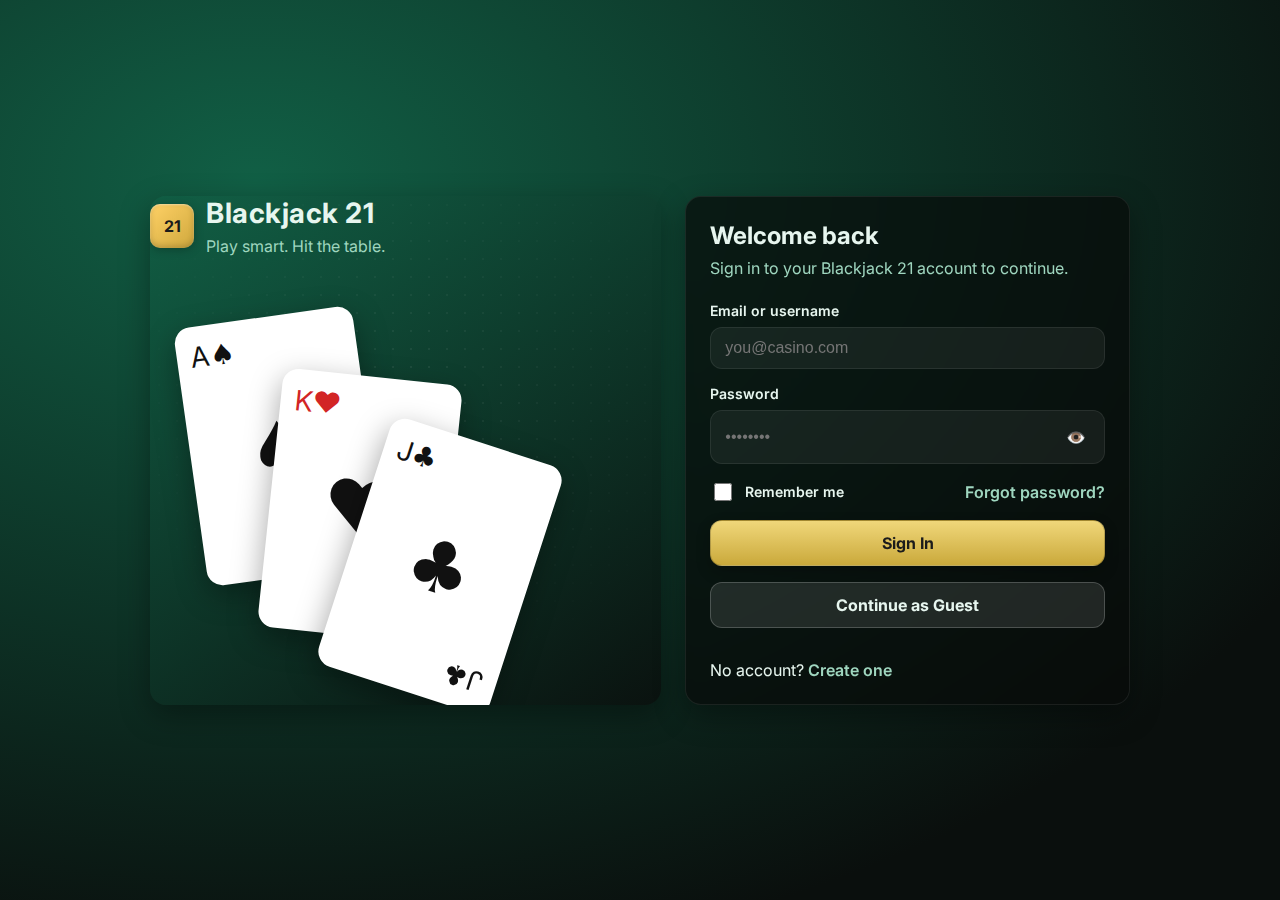
<file: index.html>
<!doctype html>
<html lang="en">
<head>
    <meta charset="utf-8" />
    <meta name="viewport" content="width=device-width, initial-scale=1" />
    <title>Blackjack 21 — Login</title>
    <meta name="description" content="Login to Blackjack 21" />
    <!-- Fonts & Global Styles -->
    <link rel="preconnect" href="https://fonts.googleapis.com">
    <link rel="preconnect" href="https://fonts.gstatic.com" crossorigin>
    <link href="https://fonts.googleapis.com/css2?family=Inter:wght@400;600;700&display=swap" rel="stylesheet">
    <link rel="stylesheet" href="assets/style.css">
</head>
<body>
    <main class="login-shell" aria-labelledby="page-title">
        <!-- Brand / Visual side -->
        <section class="brand-panel" aria-label="Blackjack 21 branding">
            <div class="brand-grid" aria-hidden="true"></div>
            <div class="logo" role="img" aria-label="Blackjack 21 logo">
                <div class="chip">21</div>
                <div>
                    <h1 id="page-title" class="logo-title">Blackjack 21</h1>
                    <div class="logo-sub">Play smart. Hit the table.</div>
                </div>
            </div>
            <div class="card-fan animate-float" aria-hidden="true">
                <div class="card is-1">
                    <div class="corner"><span class="pip">A♠</span></div>
                    <div class="center">♠</div>
                    <div class="bottom"><span class="pip">A♠</span></div>
                </div>
                <div class="card is-2">
                    <div class="corner"><span class="pip red">K♥</span></div>
                    <div class="center">♥</div>
                    <div class="bottom"><span class="pip red">K♥</span></div>
                </div>
                <div class="card is-3">
                    <div class="corner"><span class="pip">J♣</span></div>
                    <div class="center">♣</div>
                    <div class="bottom"><span class="pip">J♣</span></div>
                </div>
            </div>
        </section>

        <!-- Login form side -->
        <section class="panel" aria-label="Login form">
            <h2 class="panel-header">Welcome back</h2>
            <p class="panel-subtle">Sign in to your Blackjack 21 account to continue.</p>

            <div id="errorBox" class="error" role="alert" aria-live="polite">Invalid credentials. Please try again.</div>

            <form id="loginForm" class="form" action="/login" method="POST" novalidate>
                <div class="field">
                    <label for="email">Email or username</label>
                    <div class="input-wrap">
                        <input id="email" name="email" type="text" inputmode="email" autocomplete="username" placeholder="you@casino.com" required aria-required="true" />
                    </div>
                </div>

                <div class="field">
                    <label for="password">Password</label>
                    <div class="input-wrap">
                        <input id="password" name="password" type="password" autocomplete="current-password" minlength="8" placeholder="••••••••" required aria-required="true" />
                        <button class="icon" type="button" id="togglePw" aria-label="Show password" title="Show password">👁️</button>
                    </div>
                </div>

                <div class="cluster" style="justify-content:space-between;">
                    <label class="checkbox">
                        <input type="checkbox" id="remember" name="remember" />
                        <span>Remember me</span>
                    </label>
                    <a class="mutelink" href="/forgot-password">Forgot password?</a>
                </div>

                <button class="btn" type="submit" id="submitBtn">Sign In</button>
                <button class="btn btn-secondary" type="button" id="guestBtn">Continue as Guest</button>

                <footer class="mt-4">
                    No account? <a class="mutelink" href="register.html">Create one</a>
                </footer>
            </form>
        </section>
    </main>

    <script>
        const form = document.getElementById('loginForm');
        const email = document.getElementById('email');
        const password = document.getElementById('password');
        const errorBox = document.getElementById('errorBox');
        const togglePw = document.getElementById('togglePw');
        const guestBtn = document.getElementById('guestBtn');

        // Toggle password visibility
        togglePw.addEventListener('click', () => {
            const showing = password.getAttribute('type') === 'text';
            password.setAttribute('type', showing ? 'password' : 'text');
            togglePw.setAttribute('aria-label', showing ? 'Show password' : 'Hide password');
            togglePw.title = showing ? 'Show password' : 'Hide password';
            togglePw.textContent = showing ? '👁️' : '🙈';
        });

        // Simple client-side validation demo
        form.addEventListener('submit', (e) => {
            errorBox.style.display = 'none';

            const emailVal = email.value.trim();
            const passVal = password.value.trim();

            // Basic checks (replace with real validation/server auth)
            if (!emailVal || !passVal) {
                e.preventDefault();
                errorBox.textContent = 'Please fill out all fields.';
                errorBox.style.display = 'block';
                return;
            }
            if (passVal.length < 8) {
                e.preventDefault();
                errorBox.textContent = 'Password must be at least 8 characters.';
                errorBox.style.display = 'block';
                return;
            }

            // Demo: prevent actual navigation without backend
            // Remove this block when wiring to your backend.
            e.preventDefault();
            errorBox.style.display = 'block';
            errorBox.textContent = 'Demo only — wire this form to your backend at /login.';
        });

        // Guest flow — change the href to your desired route
        guestBtn.addEventListener('click', () => {
            window.location.href = "home.html";
        });

    </script>
</body>
</html>
</file>
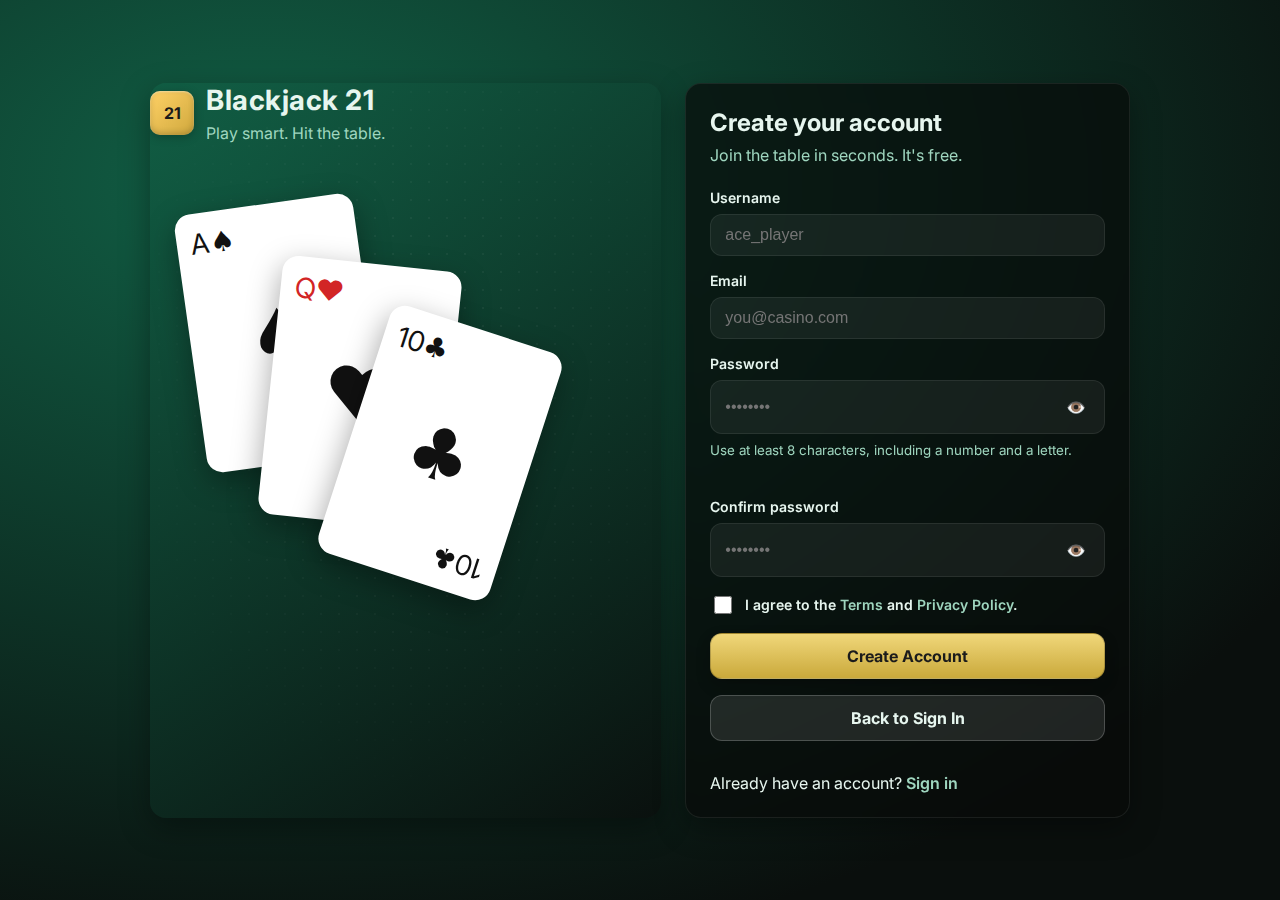
<file: register.html>
<!doctype html>
<html lang="en">
<head>
  <meta charset="utf-8" />
  <meta name="viewport" content="width=device-width, initial-scale=1" />
  <title>Blackjack 21 — Create Account</title>
  <meta name="description" content="Create your Blackjack 21 account" />
  <!-- Fonts & Global Styles -->
  <link rel="preconnect" href="https://fonts.googleapis.com">
  <link rel="preconnect" href="https://fonts.gstatic.com" crossorigin>
  <link href="https://fonts.googleapis.com/css2?family=Inter:wght@400;600;700&display=swap" rel="stylesheet">
  <link rel="stylesheet" href="assets/style.css" />
</head>
<body>
  <main class="login-shell" aria-labelledby="page-title">
    <!-- Brand / Visual side -->
    <section class="brand-panel" aria-label="Blackjack 21 branding">
      <div class="brand-grid" aria-hidden="true"></div>
      <div class="logo" role="img" aria-label="Blackjack 21 logo">
        <div class="chip">21</div>
        <div>
          <h1 id="page-title" class="logo-title">Blackjack 21</h1>
          <div class="logo-sub">Play smart. Hit the table.</div>
        </div>
      </div>
      <div class="card-fan animate-float" aria-hidden="true">
        <div class="card is-1">
          <div class="corner"><span class="pip">A♠</span></div>
          <div class="center">♠</div>
          <div class="bottom"><span class="pip">A♠</span></div>
        </div>
        <div class="card is-2">
          <div class="corner"><span class="pip red">Q♥</span></div>
          <div class="center">♥</div>
          <div class="bottom"><span class="pip red">Q♥</span></div>
        </div>
        <div class="card is-3">
          <div class="corner"><span class="pip">10♣</span></div>
          <div class="center">♣</div>
          <div class="bottom"><span class="pip">10♣</span></div>
        </div>
      </div>
    </section>

    <!-- Sign-up form side -->
    <section class="panel" aria-label="Sign up form">
      <h2 class="panel-header">Create your account</h2>
      <p class="panel-subtle">Join the table in seconds. It's free.</p>

      <div id="errorBox" class="error" role="alert" aria-live="polite" style="display:none"></div>

      <form id="signupForm" class="form" action="/register" method="POST" novalidate>
        <div class="field">
          <label for="username">Username</label>
          <div class="input-wrap">
            <input id="username" name="username" type="text" autocomplete="username" placeholder="ace_player" minlength="3" maxlength="24" required aria-required="true" />
          </div>
        </div>

        <div class="field">
          <label for="email">Email</label>
          <div class="input-wrap">
            <input id="email" name="email" type="email" inputmode="email" autocomplete="email" placeholder="you@casino.com" required aria-required="true" />
          </div>
        </div>

        <div class="field">
          <label for="password">Password</label>
          <div class="input-wrap">
            <input id="password" name="password" type="password" autocomplete="new-password" minlength="8" placeholder="••••••••" required aria-required="true" />
            <button class="icon" type="button" id="togglePw" aria-label="Show password" title="Show password">👁️</button>
          </div>
          <small class="panel-subtle">Use at least 8 characters, including a number and a letter.</small>
        </div>

        <div class="field">
          <label for="confirm">Confirm password</label>
          <div class="input-wrap">
            <input id="confirm" name="confirm" type="password" autocomplete="new-password" minlength="8" placeholder="••••••••" required aria-required="true" />
            <button class="icon" type="button" id="toggleConfirm" aria-label="Show password" title="Show password">👁️</button>
          </div>
        </div>

        <label class="checkbox">
          <input id="terms" name="terms" type="checkbox" required aria-required="true" />
          <span>I agree to the <a class="mutelink" href="/terms" target="_blank" rel="noopener">Terms</a> and <a class="mutelink" href="/privacy" target="_blank" rel="noopener">Privacy Policy</a>.</span>
        </label>

        <button class="btn" type="submit" id="createBtn">Create Account</button>
        <a class="btn btn-secondary" href="index.html" role="button">Back to Sign In</a>

        <footer class="mt-4">
          Already have an account? <a class="mutelink" href="index.html">Sign in</a>
        </footer>
      </form>
    </section>
  </main>

  <script>
    const form = document.getElementById('signupForm');
    const username = document.getElementById('username');
    const email = document.getElementById('email');
    const password = document.getElementById('password');
    const confirmPw = document.getElementById('confirm');
    const errorBox = document.getElementById('errorBox');
    const togglePw = document.getElementById('togglePw');
    const toggleConfirm = document.getElementById('toggleConfirm');

    // toggle visibility
    function toggleVisibility(input, btn){
      const showing = input.getAttribute('type') === 'text';
      input.setAttribute('type', showing ? 'password' : 'text');
      btn.setAttribute('aria-label', showing ? 'Show password' : 'Hide password');
      btn.title = showing ? 'Show password' : 'Hide password';
      btn.textContent = showing ? '👁️' : '🙈';
    }
    togglePw.addEventListener('click', () => toggleVisibility(password, togglePw));
    toggleConfirm.addEventListener('click', () => toggleVisibility(confirmPw, toggleConfirm));

    function showError(msg){
      errorBox.textContent = msg;
      errorBox.style.display = 'block';
      errorBox.focus?.();
    }

    function clearError(){
      errorBox.textContent = '';
      errorBox.style.display = 'none';
    }

    function validEmail(v){
      return /[^@\s]+@[^@\s]+\.[^@\s]+/.test(v);
    }

    function strongEnough(v){
      return v.length >= 8 && /[A-Za-z]/.test(v) && /\d/.test(v);
    }

    form.addEventListener('submit', (e) => {
      clearError();

      const u = username.value.trim();
      const em = email.value.trim();
      const pw = password.value.trim();
      const cpw = confirmPw.value.trim();

      if(!u || !em || !pw || !cpw){
        e.preventDefault();
        return showError('Please complete all fields.');
      }
      if(!validEmail(em)){
        e.preventDefault();
        return showError('Please enter a valid email.');
      }
      if(!strongEnough(pw)){
        e.preventDefault();
        return showError('Password must be at least 8 characters and include a letter and a number.');
      }
      if(pw !== cpw){
        e.preventDefault();
        return showError('Passwords do not match.');
      }
      if(!document.getElementById('terms').checked){
        e.preventDefault();
        return showError('Please accept the Terms to continue.');
      }

      // Demo only — prevent navigation until backend exists
      e.preventDefault();
      showError('Demo only — wire this form to your backend at /register.');
    });
  </script>
</body>
</html>
</file>
<file: assets/style.css>
/*
  Blackjack 21 — Global Stylesheet
  Reuse across pages to keep a consistent casino/blackjack vibe.
  ------------------------------------------------------------------
  Usage:
    <link rel="preconnect" href="https://fonts.googleapis.com">
    <link rel="preconnect" href="https://fonts.gstatic.com" crossorigin>
    <link href="https://fonts.googleapis.com/css2?family=Inter:wght@400;600;700&display=swap" rel="stylesheet">
    <link rel="stylesheet" href="/assets/style.css">
*/

/* =Root Theme Tokens ------------------------------------------------------ */
:root {
  /* Color palette */
  --bg: #0a0f0d;          /* deep table room */
  --felt: #0f3d2e;        /* felt green */
  --felt-2: #115f45;      /* lighter felt gradient */
  --ink: #e7f6ef;         /* primary text on dark */
  --muted: #9fd6bf;       /* secondary text */
  --card: #ffffff;        /* card face */
  --accent: #e2c044;      /* gold accent */
  --accent-ink: #1b1b1b;  /* ink on gold */
  --danger: #ff6b6b;      /* errors */
  --border: rgba(255,255,255,.08);
  --border-strong: rgba(255,255,255,.2);

  /* Shadows & radii */
  --shadow-lg: 0 10px 30px rgba(0,0,0,.35);
  --shadow-md: 0 6px 14px rgba(0,0,0,.25);
  --radius: 16px;

  /* Spacing scale */
  --space-1: 4px;
  --space-2: 8px;
  --space-3: 12px;
  --space-4: 16px;
  --space-5: 20px;
  --space-6: 24px;
  --space-8: 32px;
  --space-10: 40px;

  /* Typography */
  --font-sans: Inter, system-ui, -apple-system, Segoe UI, Roboto, Helvetica, Arial, sans-serif;
  --fs-12: 12px;
  --fs-14: 14px;
  --fs-16: 16px;
  --fs-18: 18px;
  --fs-24: 24px;
  --fs-28: 28px;
}

/* =Base / Reset ----------------------------------------------------------- */
* { box-sizing: border-box; }
*::before,*::after { box-sizing: inherit; }
html, body { height: 100%; }
body {
  margin: 0;
  font-family: var(--font-sans);
  color: var(--ink);
  background: radial-gradient(1200px 800px at 20% 20%, var(--felt-2), var(--bg));
}
img, svg { display: block; max-width: 100%; }
button { font: inherit; }
a { color: inherit; }

/* Respect reduced motion */
@media (prefers-reduced-motion: no-preference) {
  .animate-float { animation: float 6s ease-in-out infinite; }
}
@keyframes float {
  0%, 100% { transform: translateY(0); }
  50% { transform: translateY(-4px); }
}

/* =Layout Helpers --------------------------------------------------------- */
.container { width: 100%; max-width: 1200px; margin: 0 auto; padding: 0 var(--space-6); }
.stack { display: grid; gap: var(--space-6); }
.cluster { display: flex; align-items: center; gap: var(--space-4); flex-wrap: wrap; }
.grid { display: grid; gap: var(--space-6); }

/***** Responsive grid presets *****/
.grid.cols-2 { grid-template-columns: 1fr 1fr; }
.grid.cols-3 { grid-template-columns: repeat(3, 1fr); }
@media (max-width: 880px) {
  .grid.cols-2, .grid.cols-3 { grid-template-columns: 1fr; }
}

/* =Panels & Surfaces ------------------------------------------------------ */
.panel {
  background: rgba(7,10,9,.7);
  border: 1px solid var(--border);
  backdrop-filter: blur(8px);
  border-radius: var(--radius);
  padding: var(--space-6);
  box-shadow: var(--shadow-lg);
}
.panel-header { font-size: var(--fs-24); margin: 0 0 var(--space-2); }
.panel-subtle { color: var(--muted); margin: 0 0 var(--space-6); }

/* Brand / hero surface for left side on login */
.brand-panel {
  position: relative; overflow: hidden; border-radius: var(--radius);
  background: linear-gradient(145deg, rgba(17,95,69,.85), rgba(10,15,13,.85));
  box-shadow: var(--shadow-lg);
}
.brand-grid {
  position: absolute; inset: 0;
  background-image: radial-gradient(rgba(255,255,255,.07) 1px, transparent 1px);
  background-size: 18px 18px;
  mask-image: radial-gradient(60% 60% at 50% 40%, black, transparent);
  pointer-events: none;
}
.logo { display: flex; align-items: center; gap: var(--space-3); }
.logo-title { margin: 0; font-size: var(--fs-28); letter-spacing: .5px; }
.logo-sub { color: var(--muted); margin-top: 6px; }
.chip {
  width: 44px; height: 44px; border-radius: 10px;
  background: linear-gradient(135deg,#ffd166,#cfa83d);
  box-shadow: inset 0 1px 2px rgba(255,255,255,.4), inset 0 -2px 6px rgba(0,0,0,.2), 0 2px 10px rgba(0,0,0,.25);
  display: grid; place-items: center; color: #1a1a1a; font-weight: 700;
}

/* =Buttons --------------------------------------------------------------- */
.btn { 
  display: inline-flex; align-items: center; justify-content: center; gap: var(--space-2);
  font-weight: 700; font-size: var(--fs-16); cursor: pointer; text-decoration: none;
  padding: 12px 16px; border-radius: 12px; border: 1px solid rgba(0,0,0,.2);
  background: linear-gradient(180deg, #f0d77a, #caa93b); color: var(--accent-ink);
  box-shadow: var(--shadow-md); transition: transform .05s ease, filter .15s ease;
}
.btn:hover { filter: brightness(1.05); }
.btn:active { transform: translateY(1px); }

.btn-secondary {
  background: rgba(255,255,255,.1); color: var(--ink);
  border: 1px solid var(--border-strong); box-shadow: none;
}
.btn-ghost {
  background: transparent; border: 1px solid var(--border); color: var(--ink);
}
.btn-danger {
  background: linear-gradient(180deg, #ff9a9a, #ff6b6b); color: #1b1b1b;
}

/* =Form Controls ---------------------------------------------------------- */
.form { display: grid; gap: var(--space-4); }
.field { display: grid; gap: var(--space-2); }
label { font-weight: 600; font-size: var(--fs-14); }
.input-wrap {
  display: flex; align-items: center; gap: var(--space-2);
  background: rgba(255,255,255,.06);
  border: 1px solid var(--border);
  border-radius: 12px;
  padding: 10px 12px;
}
.input-wrap:focus-within { outline: 2px solid var(--accent); outline-offset: 2px; }
.input-wrap input, .input-wrap select, .input-wrap textarea {
  flex: 1; border: 0; outline: none; background: transparent; color: var(--ink); font-size: var(--fs-16);
}
.input-wrap button.icon { border: 0; background: transparent; cursor: pointer; padding: 6px; border-radius: 8px; }
.input-wrap button.icon:focus { outline: 2px solid var(--accent); }

.checkbox { display: flex; align-items: center; gap: 10px; }
.checkbox input { width: 18px; height: 18px; }

.error {
  display: none; font-size: var(--fs-14);
  background: rgba(255, 59, 48, .12);
  color: #ffd7d7;
  border: 1px solid rgba(255,59,48,.35);
  padding: 10px 12px; border-radius: 12px;
}

.mutelink { color: var(--muted); text-decoration: none; font-weight: 600; }
.mutelink:hover { text-decoration: underline; }

/* =Cards (playing cards visual) ------------------------------------------ */
.card-fan { position: relative; width: 420px; height: 420px; }
.card {
  position: absolute; width: 180px; height: 260px; border-radius: 16px;
  background: var(--card); color: #111; box-shadow: var(--shadow-lg);
  display: grid; grid-template-rows: auto 1fr auto; padding: 14px;
}
.card .pip { font-size: 28px; }
.card .pip.red { color: #d22525; }
.card .corner { align-self: start; }
.card .center { display: grid; place-items: center; font-size: 72px; }
.card .bottom { align-self: end; justify-self: end; transform: rotate(180deg); }

/* Utility positions for demo fanning (optional) */
.card.is-1 { left: 40px; top: 60px; transform: rotate(-8deg); }
.card.is-2 { left: 120px; top: 120px; transform: rotate(6deg); }
.card.is-3 { left: 200px; top: 180px; transform: rotate(18deg); }

/* =Page-specific Helpers -------------------------------------------------- */
.login-shell { width: 100%; max-width: 980px; display: grid; grid-template-columns: 1.15fr 1fr; gap: var(--space-6); align-items: stretch; }
@media (max-width: 880px) { .login-shell { grid-template-columns: 1fr; } }

/* =Tables (for leaderboards, history) ------------------------------------ */
.table { width: 100%; border-collapse: collapse; }
.table th, .table td { padding: 12px 14px; border-bottom: 1px solid var(--border); text-align: left; }
.table th { color: var(--muted); font-weight: 600; }
.table tr:hover { background: rgba(255,255,255,.04); }

/* =Header / Nav ----------------------------------------------------------- */
.header {
  position: sticky; top: 0; z-index: 20;
  backdrop-filter: blur(8px);
  background: linear-gradient(180deg, rgba(10,15,13,.85), rgba(10,15,13,.4));
  border-bottom: 1px solid var(--border);
}
.nav { display: flex; align-items: center; justify-content: space-between; padding: var(--space-4) 0; }
.nav .left, .nav .right { display: flex; align-items: center; gap: var(--space-4); }

/* =Footer ---------------------------------------------------------------- */
.footer { color: var(--muted); font-size: var(--fs-12); padding: var(--space-6) 0; border-top: 1px solid var(--border); }

/* =Badges & Chips --------------------------------------------------------- */
.badge { display: inline-flex; align-items: center; gap: 6px; padding: 6px 10px; border-radius: 999px; font-weight: 700; font-size: var(--fs-12); border: 1px solid var(--border); background: rgba(255,255,255,.06); }
.badge.win { background: rgba(61, 255, 155, .12); border-color: rgba(61,255,155,.35); }
.badge.lose { background: rgba(255, 59, 48, .12); border-color: rgba(255,59,48,.35); }

/* =Spacing utilities ------------------------------------------------------ */
.mt-0{margin-top:0}.mt-2{margin-top:var(--space-2)}.mt-4{margin-top:var(--space-4)}.mt-6{margin-top:var(--space-6)}.mt-8{margin-top:var(--space-8)}
.mb-0{margin-bottom:0}.mb-2{margin-bottom:var(--space-2)}.mb-4{margin-bottom:var(--space-4)}.mb-6{margin-bottom:var(--space-6)}.mb-8{margin-bottom:var(--space-8)}
.pt-0{padding-top:0}.pt-4{padding-top:var(--space-4)}.pt-6{padding-top:var(--space-6)}.pt-8{padding-top:var(--space-8)}
.pb-0{padding-bottom:0}.pb-4{padding-bottom:var(--space-4)}.pb-6{padding-bottom:var(--space-6)}.pb-8{padding-bottom:var(--space-8)}

/* =Visibility helpers ----------------------------------------------------- */
.visually-hidden {
  position: absolute !important;
  width: 1px; height: 1px; padding: 0; margin: -1px; overflow: hidden; clip: rect(0, 0, 0, 0); white-space: nowrap; border: 0;
}

/* =Toasts (simple inline) ------------------------------------------------- */
.toast { padding: 10px 12px; border-radius: 12px; border: 1px solid var(--border); background: rgba(255,255,255,.06); }
.toast.info { border-color: rgba(255,255,255,.15); }
.toast.warn { border-color: rgba(226,192,68,.45); background: rgba(226,192,68,.12); }
.toast.error { border-color: rgba(255,59,48,.35); background: rgba(255,59,48,.12); }

/* Center login-shell perfectly in viewport */
body {
    display: flex;
    align-items: center;
    justify-content: center;
    min-height: 100vh;
    padding: 20px;
}

/* Ensure proper stacking when on smaller screens */
@media (max-width: 880px) {
    body {
        align-items: flex-start;
        padding-top: 40px;
    }

    .login-shell {
        margin: auto;
    }
}
</file>
